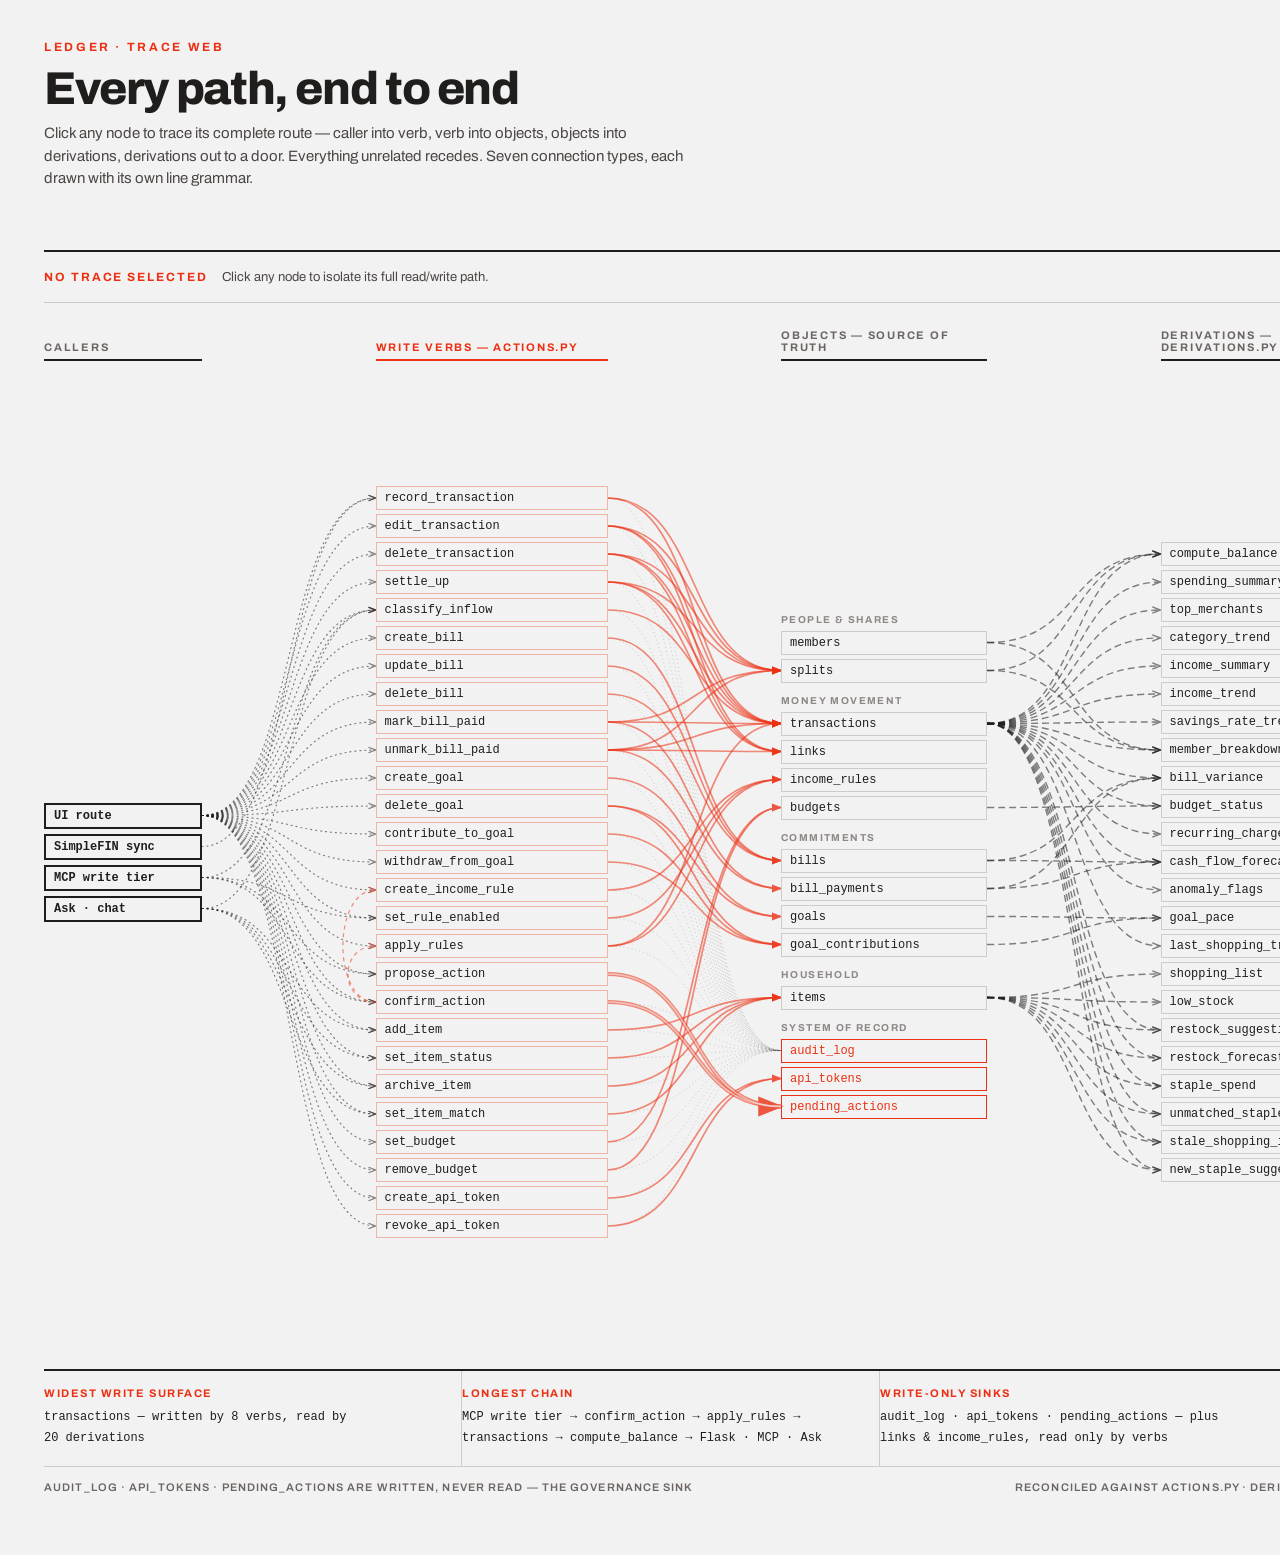
<file: docs/trace-web.html>
<!DOCTYPE html>
<html lang="en">
<head>
<meta charset="utf-8">
<meta name="viewport" content="width=device-width, initial-scale=1">
<title>Ledger · Trace Web — every path, end to end</title>
<link rel="preconnect" href="https://fonts.googleapis.com">
<link rel="preconnect" href="https://fonts.gstatic.com" crossorigin>
<link href="https://fonts.googleapis.com/css2?family=Archivo:wght@400;500;600;700;800&display=swap" rel="stylesheet">
<style>
  /* ── Modernist design-system tokens (inlined so this file is self-contained) ── */
  :root {
    --color-bg: #f3f2f2;
    --color-surface: #eae9e9;
    --color-text: #201e1d;
    --color-accent: #ec3013;
    --color-divider: #201e1d;
    --color-neutral-300: #cfcbc9;
    --color-neutral-600: #6b6663;
    --color-neutral-700: #4a4644;
    --ink: #201e1d;
    --acc: #ec3013;
    --font-body: 'Archivo', system-ui, sans-serif;
    --font-heading: 'Archivo', system-ui, sans-serif;
    --mono: ui-monospace, 'SF Mono', Menlo, monospace;
  }
  * , *::before, *::after { box-sizing: border-box; }
  html, body { margin: 0; }
  body {
    background: var(--color-bg);
    color: var(--color-text);
    font-family: var(--font-body);
    /* the diagram is a fixed-width desktop artifact: let it scroll on narrow screens */
    overflow-x: auto;
  }
  ::selection { background: #f9c6bd; }

  .btn {
    display: inline-flex; align-items: center; justify-content: center;
    cursor: pointer; font-family: var(--font-heading); font-weight: 800;
    line-height: 1.2; background: transparent;
    border: 1px solid var(--color-divider); color: var(--color-text);
    font-size: 12px; padding: 6px 14px; border-radius: 0;
  }
  .btn:hover { background: color-mix(in srgb, var(--color-text) 7%, transparent); }
  .btn:active { background: color-mix(in srgb, var(--color-text) 14%, transparent); }

  #stage {
    width: 1760px;
    background: var(--color-bg);
    color: var(--color-text);
    font-family: var(--font-body);
    padding: 40px 44px 34px;
    display: flex; flex-direction: column; gap: 0;
  }

  /* ── header ── */
  .kicker { font-size: 12px; font-weight: 700; letter-spacing: .22em; text-transform: uppercase; color: var(--acc); }
  h1.title { font-family: var(--font-heading); font-size: 46px; font-weight: 800; letter-spacing: -.03em; line-height: 1; margin: 12px 0 10px; }
  p.lede { font-size: 15px; line-height: 1.5; margin: 0; color: var(--color-neutral-700); text-wrap: pretty; }

  .legend-title { font-size: 11px; font-weight: 700; letter-spacing: .18em; text-transform: uppercase; color: var(--color-neutral-600); margin-bottom: 2px; }
  .lg-row {
    display: flex; align-items: center; gap: 9px;
    font-size: 11.5px; font-family: var(--mono); cursor: pointer; padding: 2px 0;
    color: var(--color-neutral-700);
    transition: color .12s, opacity .12s;
  }
  .lg-row.muted { color: #b3adaa; opacity: .5; }
  .lg-row svg { flex: 0 0 auto; }

  .rule { height: 2px; background: var(--color-divider); }

  /* ── status bar ── */
  .statusbar { display: flex; align-items: center; gap: 0; border-bottom: 1px solid var(--color-neutral-300); }
  .statusbar .left { flex: 1; display: flex; align-items: baseline; gap: 14px; padding: 11px 0; }
  .statusbar .right { display: flex; gap: 22px; align-items: center; padding: 11px 0; }
  #statusLabel { font-size: 12px; font-weight: 700; letter-spacing: .16em; text-transform: uppercase; color: var(--acc); }
  #statusDetail { font-size: 13px; color: var(--color-neutral-700); }
  #counts { font-size: 11.5px; font-weight: 600; letter-spacing: .1em; text-transform: uppercase; color: var(--color-neutral-600); }

  /* ── canvas ── */
  #canvas { position: relative; height: 1060px; display: flex; justify-content: space-between; align-items: stretch; padding: 22px 0 0; }
  #wires { position: absolute; inset: 0; width: 100%; height: 100%; pointer-events: none; overflow: visible; }
  .col { display: flex; flex-direction: column; position: relative; }
  .col-head {
    font-size: 11px; font-weight: 700; letter-spacing: .16em; text-transform: uppercase;
    color: var(--color-neutral-600); border-bottom: 2px solid var(--color-divider);
    padding-bottom: 6px; height: 36px; display: flex; align-items: flex-end;
  }
  .col-head.accent { color: var(--acc); border-bottom-color: var(--acc); }
  .col-body { flex: 1; display: flex; flex-direction: column; justify-content: center; }
  .node {
    font-family: var(--mono); font-size: 12px; padding: 4px 8px; cursor: pointer;
    user-select: none; white-space: nowrap; overflow: hidden; text-overflow: ellipsis;
    transition: opacity .18s, background .12s, color .12s; position: relative; z-index: 2;
  }
  .grp-head {
    font-size: 10px; font-weight: 700; letter-spacing: .14em; text-transform: uppercase;
    color: #8d8785; padding: 8px 0 2px; pointer-events: none;
  }

  /* ── detail grid ── */
  #detail { display: grid; grid-template-columns: 1fr 1fr 1fr 1fr; gap: 0; border-bottom: 1px solid var(--color-neutral-300); }
  #detail .cell { padding: 16px 56px 18px 0; border-right: 1px solid var(--color-neutral-300); }
  #detail .cell:last-child { padding: 16px 0 18px 0; border-right: 0; }
  #detail .rel { font-size: 11px; font-weight: 700; letter-spacing: .14em; text-transform: uppercase; color: var(--acc); margin-bottom: 8px; }
  #detail .items { font-family: var(--mono); font-size: 12px; line-height: 1.7; color: var(--color-text); text-wrap: pretty; }

  .footer { display: flex; justify-content: space-between; align-items: center; padding-top: 14px; font-size: 11px; font-weight: 600; letter-spacing: .1em; text-transform: uppercase; color: var(--color-neutral-600); }
</style>
</head>
<body>
<div id="stage">

  <!-- header -->
  <div style="display:flex;justify-content:space-between;align-items:flex-start;gap:56px">
    <div style="max-width:640px">
      <div class="kicker">Ledger &middot; Trace Web</div>
      <h1 class="title">Every path, end to end</h1>
      <p class="lede">Click any node to trace its complete route &mdash; caller into verb, verb into objects, objects into derivations, derivations out to a door. Everything unrelated recedes. Seven connection types, each drawn with its own line grammar.</p>
    </div>
    <div style="display:flex;flex-direction:column;gap:7px;flex:0 0 auto;padding-top:4px">
      <div class="legend-title">Line grammar &mdash; click to mute</div>
      <div class="lg-row" data-mute="call">
        <svg width="52" height="9"><line x1="1" y1="4.5" x2="41" y2="4.5" stroke="#201e1d" stroke-width="1.4" stroke-dasharray="1 4" stroke-linecap="round"></line><path d="M41,1.5 L48,4.5 L41,7.5" fill="none" stroke="#201e1d" stroke-width="1.2"></path></svg>
        <span>call &mdash; caller invokes verb</span>
      </div>
      <div class="lg-row" data-mute="write">
        <svg width="52" height="9"><line x1="1" y1="4.5" x2="41" y2="4.5" stroke="#ec3013" stroke-width="1.9"></line><path d="M41,1 L49,4.5 L41,8 Z" fill="#ec3013"></path></svg>
        <span>write &mdash; verb mutates object</span>
      </div>
      <div class="lg-row" data-mute="phase">
        <svg width="52" height="9"><line x1="1" y1="2.8" x2="43" y2="2.8" stroke="#ec3013" stroke-width="1.2"></line><line x1="1" y1="6.2" x2="43" y2="6.2" stroke="#ec3013" stroke-width="1.2"></line><path d="M43,1 L50,4.5 L43,8 Z" fill="#ec3013"></path></svg>
        <span>two-phase &mdash; propose / confirm</span>
      </div>
      <div class="lg-row" data-mute="cascade">
        <svg width="52" height="9"><line x1="1" y1="4.5" x2="41" y2="4.5" stroke="#ec3013" stroke-width="1.3" stroke-dasharray="4 4"></line><path d="M41,1.5 L48,4.5 L41,7.5" fill="none" stroke="#ec3013" stroke-width="1.3"></path></svg>
        <span>cascade &mdash; verb calls verb</span>
      </div>
      <div class="lg-row" data-mute="audit">
        <svg width="52" height="9"><line x1="1" y1="4.5" x2="47" y2="4.5" stroke="#201e1d" stroke-width="0.8" stroke-dasharray="1 3"></line></svg>
        <span>audit &mdash; attributed to log</span>
      </div>
      <div class="lg-row" data-mute="read">
        <svg width="52" height="9"><line x1="1" y1="4.5" x2="41" y2="4.5" stroke="#201e1d" stroke-width="1.5" stroke-dasharray="7 4"></line><path d="M41,1.5 L48,4.5 L41,7.5" fill="none" stroke="#201e1d" stroke-width="1.4"></path></svg>
        <span>read &mdash; derivation recomputes</span>
      </div>
      <div class="lg-row" data-mute="serve">
        <svg width="52" height="9"><line x1="1" y1="4.5" x2="42" y2="4.5" stroke="#201e1d" stroke-width="1.5" stroke-dasharray="9 3 2 3"></line><rect x="45" y="1" width="2.4" height="7" fill="#201e1d"></rect></svg>
        <span>serve &mdash; door exposes result</span>
      </div>
    </div>
  </div>

  <div class="rule" style="margin:24px 0 0"></div>

  <!-- status bar -->
  <div class="statusbar">
    <div class="left">
      <span id="statusLabel">No trace selected</span>
      <span id="statusDetail">Click any node to isolate its full read/write path.</span>
    </div>
    <div class="right">
      <span id="counts"></span>
      <button class="btn" id="clearBtn">Clear trace</button>
    </div>
  </div>

  <!-- canvas -->
  <div id="canvas">
    <svg id="wires">
      <defs>
        <marker id="mAcc" viewBox="0 0 10 10" refX="9" refY="5" markerWidth="6" markerHeight="6" orient="auto-start-reverse"><path d="M0,1 L10,5 L0,9 Z" fill="#ec3013"></path></marker>
        <marker id="mAccO" viewBox="0 0 10 10" refX="9" refY="5" markerWidth="6.5" markerHeight="6.5" orient="auto-start-reverse"><path d="M0,1.5 L9,5 L0,8.5" fill="none" stroke="#ec3013" stroke-width="1.6"></path></marker>
        <marker id="mInk" viewBox="0 0 10 10" refX="9" refY="5" markerWidth="6.5" markerHeight="6.5" orient="auto-start-reverse"><path d="M0,1.5 L9,5 L0,8.5" fill="none" stroke="#201e1d" stroke-width="1.6"></path></marker>
        <marker id="mBar" viewBox="0 0 10 10" refX="6" refY="5" markerWidth="5" markerHeight="5" orient="auto-start-reverse"><rect x="4" y="0.5" width="2.6" height="9" fill="#201e1d"></rect></marker>
      </defs>
      <g id="edges"></g>
    </svg>

    <div class="col" style="width:158px">
      <div class="col-head">Callers</div>
      <div class="col-body" id="col-callers" style="gap:5px"></div>
    </div>
    <div class="col" style="width:232px">
      <div class="col-head accent">Write verbs &mdash; actions.py</div>
      <div class="col-body" id="col-verbs" style="gap:4px"></div>
    </div>
    <div class="col" style="width:206px">
      <div class="col-head">Objects &mdash; source of truth</div>
      <div class="col-body" id="col-objects" style="gap:4px"></div>
    </div>
    <div class="col" style="width:232px">
      <div class="col-head">Derivations &mdash; derivations.py</div>
      <div class="col-body" id="col-derivs" style="gap:4px"></div>
    </div>
    <div class="col" style="width:150px">
      <div class="col-head">Doors</div>
      <div class="col-body" id="col-doors" style="gap:5px"></div>
    </div>
  </div>

  <div class="rule" style="margin-top:6px"></div>

  <!-- detail grid -->
  <div id="detail"></div>

  <!-- footer -->
  <div class="footer">
    <span>audit_log &middot; api_tokens &middot; pending_actions are written, never read &mdash; the governance sink</span>
    <span id="provenance">Reconciled against actions.py &middot; derivations.py &mdash; 27 verbs &middot; 14 tables &middot; 23 derivations &middot; schema v10</span>
  </div>
</div>

<script>
"use strict";
// ═══════════════════════════════════════════════════════════════════════════
// EDGE TABLE — grounded in the real Ledger source (actions.py / derivations.py /
// ledger_mcp.py / agent_read_tools.py / simplefin_sync.py). See docs/CORE-DESIGN.md
// for the invariants this map visualizes: one write path per verb, nothing
// derived is stored, audit_log/api_tokens/pending_actions are write-only sinks.
// Types: call | write | phase | cascade | audit | read | serve
// ───────────────────────────────────────────────────────────────────────────
const OBJ = [
  { g: 'People & shares',    items: ['members', 'splits'] },
  { g: 'Money movement',     items: ['transactions', 'links', 'income_rules', 'budgets'] },
  { g: 'Commitments',        items: ['bills', 'bill_payments', 'goals', 'goal_contributions'] },
  { g: 'Household',          items: ['items'] },
  { g: 'System of record',   items: ['audit_log', 'api_tokens', 'pending_actions'] }
];

// verb → tables it mutates (INSERT/UPDATE/DELETE), excluding audit_log (drawn
// as its own 'audit' grammar). Transitive through helpers (delete_transaction_
// graph, _record_goal_flow, _write_matches); FK cascades made explicit
// (delete_goal → goal_contributions). Verified against actions.py bodies.
const WRITES = {
  record_transaction:  ['transactions', 'splits'],                       // :234
  edit_transaction:    ['transactions', 'splits', 'links'],              // :319 (severs a settles link)
  delete_transaction:  ['transactions', 'splits', 'links'],              // :379 (delete_transaction_graph)
  settle_up:           ['transactions', 'splits', 'links'],              // :399 (writes 'settles' links)
  classify_inflow:     ['transactions'],                                 // :775 (sets income_type)
  create_bill:         ['bills'],                                        // :567
  update_bill:         ['bills'],                                        // :604
  delete_bill:         ['bills'],                                        // :645 (soft delete; payments untouched)
  mark_bill_paid:      ['transactions', 'splits', 'bill_payments'],      // :482
  unmark_bill_paid:    ['transactions', 'splits', 'links', 'bill_payments'], // :541 (graph + payment)
  create_goal:         ['goals'],                                        // :668
  delete_goal:         ['goals', 'goal_contributions'],                  // :703 (contributions cascade)
  contribute_to_goal:  ['goal_contributions'],                           // :752 (no transaction row)
  withdraw_from_goal:  ['goal_contributions'],                           // :758
  create_income_rule:  ['income_rules'],                                 // :899
  set_rule_enabled:    ['income_rules'],                                 // :925
  apply_rules:         ['transactions', 'income_rules'],                 // :1046 (classifies + hit_count)
  propose_action:      ['pending_actions'],                              // :1122 (no audit — nothing executed)
  confirm_action:      ['pending_actions'],                              // :1177 (claims the row; dispatches)
  add_item:            ['items'],                                        // :1324
  set_item_status:     ['items'],                                        // :1359
  archive_item:        ['items'],                                        // :1388
  set_item_match:      ['items'],                                        // :1467 (sets restock_match)
  set_budget:          ['budgets'],                                      // :1409
  remove_budget:       ['budgets'],                                      // :1446
  create_api_token:    ['api_tokens'],                                   // :1243
  revoke_api_token:    ['api_tokens']                                    // :1279
};
// the two verbs whose object-writes are the two-phase choreography
const PHASE = { propose_action: ['pending_actions'], confirm_action: ['pending_actions'] };
// propose_action is the one verb that writes no audit row (nothing executed yet)
const NO_AUDIT = new Set(['propose_action']);

// table → derivations that read it (SELECT / JOIN), transitive through helper
// derivations. From derivations.py; note links & income_rules are consumed at
// WRITE time (by verbs), never by a derivation — so neither appears here.
const READS = {
  transactions:       ['compute_balance', 'spending_summary', 'top_merchants', 'category_trend', 'income_summary', 'income_trend', 'savings_rate_trend', 'member_breakdown', 'bill_variance', 'budget_status', 'recurring_charges', 'cash_flow_forecast', 'anomaly_flags', 'last_shopping_trip', 'restock_suggestions', 'restock_forecast', 'staple_spend', 'unmatched_staples', 'stale_shopping_items', 'new_staple_suggestions'],
  splits:             ['compute_balance', 'member_breakdown'],
  members:            ['compute_balance', 'member_breakdown'],
  budgets:            ['budget_status'],
  bills:              ['bill_variance', 'cash_flow_forecast'],
  bill_payments:      ['bill_variance', 'cash_flow_forecast'],
  goals:              ['goal_pace'],
  goal_contributions: ['goal_pace'],
  items:              ['shopping_list', 'low_stock', 'restock_suggestions', 'restock_forecast', 'staple_spend', 'unmatched_staples', 'stale_shopping_items', 'new_staple_suggestions']
};

// 23 public read-time derivations in derivations.py
const DERIVS = ['compute_balance', 'spending_summary', 'top_merchants', 'category_trend', 'income_summary', 'income_trend', 'savings_rate_trend', 'member_breakdown', 'bill_variance', 'budget_status', 'recurring_charges', 'cash_flow_forecast', 'anomaly_flags', 'goal_pace', 'last_shopping_trip', 'shopping_list', 'low_stock', 'restock_suggestions', 'restock_forecast', 'staple_spend', 'unmatched_staples', 'stale_shopping_items', 'new_staple_suggestions'];

// door → derivations it exposes. All three doors surface the full read layer:
// MCP (20 read tools) and Ask both bottom out in the same Flask read endpoints,
// so coverage is identical — "one shared read layer, three doors."
const DOORS = [
  { id: 'Flask JSON API', serves: DERIVS.slice() },
  { id: 'MCP read tier', serves: DERIVS.slice() },
  { id: 'Ask · chat', serves: DERIVS.slice() }
];

const ALL_VERBS = Object.keys(WRITES);

// caller → verbs it can invoke (grounded in app.py routes / simplefin_sync.py /
// ledger_mcp.py write tools / agent_write_tools.py)
const CALLERS = [
  { id: 'UI route', calls: ALL_VERBS.slice() },                                        // every verb has a Flask route
  { id: 'SimpleFIN sync', calls: ['record_transaction'] },                             // rules match inside the verb
  { id: 'MCP write tier', calls: ['classify_inflow', 'set_rule_enabled', 'propose_action', 'confirm_action'] },
  { id: 'Ask · chat', calls: ['classify_inflow', 'add_item', 'set_item_status', 'archive_item', 'set_item_match'] }
];

// verb → verb internal dispatch. confirm_action (the two-phase executor) is the
// ONLY verb that calls other verbs; the money verbs inline their own SQL.
const CASCADE = [
  ['confirm_action', 'create_income_rule'],   // actions.py:1221
  ['confirm_action', 'apply_rules']           // actions.py:1226
];

// ── edge styles (line grammar) ──
const INK = '#201e1d', ACC = '#ec3013', BG = '#f3f2f2';
const STYLE = {
  call:    { stroke: INK, w: 1.2, dash: '1 4',     cap: 'round', marker: 'url(#mInk)',  z: 1 },
  audit:   { stroke: INK, w: 0.7, dash: '1 3',     cap: 'butt',  marker: 'none',        z: 0 },
  serve:   { stroke: INK, w: 1.4, dash: '9 3 2 3', cap: 'butt',  marker: 'url(#mBar)',  z: 2 },
  read:    { stroke: INK, w: 1.4, dash: '7 4',     cap: 'butt',  marker: 'url(#mInk)',  z: 3 },
  cascade: { stroke: ACC, w: 1.2, dash: '4 4',     cap: 'butt',  marker: 'url(#mAccO)', z: 4 },
  write:   { stroke: ACC, w: 1.7, dash: 'none',    cap: 'butt',  marker: 'url(#mAcc)',  z: 5 },
  phase:   { stroke: ACC, w: 4.2, dash: 'none',    cap: 'butt',  marker: 'url(#mAcc)',  z: 6 },
  phaseIn: { stroke: BG,  w: 1.6, dash: 'none',    cap: 'butt',  marker: 'none',        z: 7 }
};

// ── build the edge list ──
function buildEdges() {
  const E = [];
  CALLERS.forEach(c => c.calls.forEach(v => E.push({ t: 'call', a: 'c:' + c.id, b: 'v:' + v })));
  Object.entries(WRITES).forEach(([v, os]) => os.forEach(o => {
    const isPhase = (PHASE[v] || []).includes(o);
    E.push({ t: isPhase ? 'phase' : 'write', a: 'v:' + v, b: 'o:' + o });
  }));
  ALL_VERBS.forEach(v => { if (!NO_AUDIT.has(v)) E.push({ t: 'audit', a: 'v:' + v, b: 'o:audit_log' }); });
  Object.entries(READS).forEach(([o, ds]) => ds.forEach(d => E.push({ t: 'read', a: 'o:' + o, b: 'd:' + d })));
  DOORS.forEach(dr => dr.serves.forEach(d => E.push({ t: 'serve', a: 'd:' + d, b: 's:' + dr.id })));
  CASCADE.forEach(([a, b]) => E.push({ t: 'cascade', a: 'v:' + a, b: 'v:' + b, loop: true }));
  return E;
}
const EDGES = buildEdges();

// adjacency for reachability
const FWD = {}, BACK = {};
EDGES.forEach((e, i) => { e._i = i; (FWD[e.a] = FWD[e.a] || []).push(e); (BACK[e.b] = BACK[e.b] || []).push(e); });

function reach(start) {
  const nodes = new Set([start]), eIdx = new Set();
  const walk = (id, map, key) => {
    (map[id] || []).forEach(e => {
      if (eIdx.has(e._i)) return;
      eIdx.add(e._i);
      const nxt = e[key];
      if (!nodes.has(nxt)) { nodes.add(nxt); walk(nxt, map, key); }
    });
  };
  walk(start, FWD, 'b');
  walk(start, BACK, 'a');
  return { nodes, eIdx };
}

const KIND = { c: 'Caller', v: 'Write verb', o: 'Object', d: 'Derivation', s: 'Door' };
const label = id => id.slice(2);
const SVGNS = 'http://www.w3.org/2000/svg';
const NODE_COUNT = CALLERS.length + ALL_VERBS.length +
  OBJ.reduce((n, g) => n + g.items.length, 0) + DERIVS.length + DOORS.length;

// ═══════════════════════════════════════════════════════════════════════════
// State + DOM
// ═══════════════════════════════════════════════════════════════════════════
let sel = null;
const muted = {};
const nodeEls = {};   // id → element

const $ = id => document.getElementById(id);
const canvas = $('canvas');
const edgesG = $('edges');

// ── build node columns once ──
function nodeEl(id, lbl) {
  const el = document.createElement('div');
  el.className = 'node';
  el.dataset.nid = id;
  el.textContent = lbl;
  el.addEventListener('click', ev => { ev.stopPropagation(); pick(id); });
  nodeEls[id] = el;
  return el;
}

function buildColumns() {
  CALLERS.forEach(c => $('col-callers').appendChild(nodeEl('c:' + c.id, c.id)));
  ALL_VERBS.forEach(v => $('col-verbs').appendChild(nodeEl('v:' + v, v)));
  OBJ.forEach(grp => {
    const h = document.createElement('div');
    h.className = 'grp-head';
    h.textContent = grp.g;
    $('col-objects').appendChild(h);
    grp.items.forEach(o => $('col-objects').appendChild(nodeEl('o:' + o, o)));
  });
  DERIVS.forEach(d => $('col-derivs').appendChild(nodeEl('d:' + d, d)));
  DOORS.forEach(dr => $('col-doors').appendChild(nodeEl('s:' + dr.id, dr.id)));
}

// ── node styling per render ──
function styleNode(id, active) {
  const el = nodeEls[id];
  const kind = id[0];
  const on = !active || active.nodes.has(id);
  const isSel = sel === id;
  let bg = 'transparent', col = INK, bd = '1px solid #cfcbc9', fw = 500;
  if (kind === 'c' || kind === 's') { bd = '2px solid ' + INK; fw = 700; }        // caller / door endpoints
  else if (kind === 'v') { bd = '1px solid #f0b3a7'; }                             // verbs
  else if (kind === 'o' && SINKS.has(id)) { bd = '1px solid ' + ACC; col = ACC; } // write-only sinks
  if (isSel) { bg = ACC; col = '#fff'; bd = '2px solid ' + ACC; fw = 700; }
  else if (on && active) { bg = '#fbe4df'; bd = '1px solid ' + ACC; }
  el.style.background = bg;
  el.style.color = col;
  el.style.border = bd;
  el.style.fontWeight = fw;
  el.style.opacity = on ? 1 : 0.22;
}
const SINKS = new Set(['o:audit_log', 'o:api_tokens', 'o:pending_actions']);

// ── geometry: measure node rects relative to the canvas ──
function measure() {
  const cb = canvas.getBoundingClientRect();
  const geo = {};
  Object.entries(nodeEls).forEach(([id, el]) => {
    const r = el.getBoundingClientRect();
    geo[id] = { x1: r.left - cb.left, x2: r.right - cb.left, cy: r.top - cb.top + r.height / 2 };
  });
  return geo;
}

// ═══════════════════════════════════════════════════════════════════════════
// Render
// ═══════════════════════════════════════════════════════════════════════════
const CURVE = 0.5, DIM = 0.07, SHOW_AUDIT = true;

function render() {
  const active = sel ? reach(sel) : null;

  // nodes
  Object.keys(nodeEls).forEach(id => styleNode(id, active));

  // edges (measure after node styles are set — sizing is stable)
  const geo = measure();
  const out = [];
  EDGES.forEach((e, i) => {
    const A = geo[e.a], B = geo[e.b];
    if (!A || !B) return;
    if (e.t === 'audit' && !SHOW_AUDIT) return;
    if (muted[e.t]) return;
    let d;
    if (e.loop) {
      const x = Math.min(A.x1, B.x1), b1 = x - 30 - Math.abs(A.cy - B.cy) * 0.12;
      d = 'M' + A.x1 + ',' + A.cy + ' C' + b1 + ',' + A.cy + ' ' + b1 + ',' + B.cy + ' ' + B.x1 + ',' + B.cy;
    } else {
      const dx = Math.max(30, (B.x1 - A.x2) * (0.25 + CURVE * 0.6));
      d = 'M' + A.x2 + ',' + A.cy + ' C' + (A.x2 + dx) + ',' + A.cy + ' ' + (B.x1 - dx) + ',' + B.cy + ' ' + B.x1 + ',' + B.cy;
    }
    const on = !active || active.eIdx.has(i);
    const push = key => {
      const s = STYLE[key];
      out.push({ d, stroke: s.stroke, w: s.w, dash: s.dash, cap: s.cap, marker: s.marker, z: s.z,
        o: on ? (active ? 1 : (e.t === 'audit' ? 0.28 : 0.55)) : DIM });
    };
    push(e.t);
    if (e.t === 'phase') push('phaseIn');
  });
  out.sort((a, b) => a.z - b.z);

  edgesG.textContent = '';
  const frag = document.createDocumentFragment();
  out.forEach(p => {
    const path = document.createElementNS(SVGNS, 'path');
    path.setAttribute('d', p.d);
    path.setAttribute('fill', 'none');
    path.setAttribute('stroke', p.stroke);
    path.setAttribute('stroke-width', p.w);
    path.setAttribute('stroke-dasharray', p.dash);
    path.setAttribute('stroke-linecap', p.cap);
    if (p.marker !== 'none') path.setAttribute('marker-end', p.marker);
    path.setAttribute('opacity', p.o);
    frag.appendChild(path);
  });
  edgesG.appendChild(frag);

  // status + counts + detail
  renderReadout(active, out.length);
}

function renderReadout(active, shown) {
  const join = a => (a.length ? a.join('   ·   ') : '—');
  const cellCls = 'cell';
  let rows, statusLabel, statusDetail;

  if (sel) {
    const up = {}, down = {};
    (BACK[sel] || []).forEach(e => (up[e.t] = up[e.t] || []).push(label(e.a)));
    (FWD[sel] || []).forEach(e => (down[e.t] = down[e.t] || []).push(label(e.b)));
    const flat = o => Object.entries(o).map(([t, v]) => t + ': ' + v.join(', '));
    statusLabel = KIND[sel[0]];
    statusDetail = label(sel) + ' — ' + (active.nodes.size - 1) + ' connected nodes across ' + active.eIdx.size + ' edges';
    rows = [
      { rel: 'Direct upstream', items: join(flat(up)) },
      { rel: 'Direct downstream', items: join(flat(down)) },
      { rel: 'Objects on this path', items: join([...active.nodes].filter(n => n[0] === 'o').map(label)) },
      { rel: 'Doors reached', items: join([...active.nodes].filter(n => n[0] === 's').map(label)) }
    ];
  } else {
    statusLabel = 'No trace selected';
    statusDetail = 'Click any node to isolate its full read/write path.';
    rows = [
      { rel: 'Widest write surface', items: 'transactions — written by 8 verbs, read by 20 derivations' },
      { rel: 'Longest chain', items: 'MCP write tier → confirm_action → apply_rules → transactions → compute_balance → Flask · MCP · Ask' },
      { rel: 'Write-only sinks', items: 'audit_log   ·   api_tokens   ·   pending_actions   —   plus links & income_rules, read only by verbs' },
      { rel: 'Read-only inputs', items: 'members — the one governed table with no write verb' }
    ];
  }

  $('statusLabel').textContent = statusLabel;
  $('statusDetail').textContent = statusDetail;
  $('counts').textContent = NODE_COUNT + ' nodes  ·  ' + shown + ' edges drawn';

  const detail = $('detail');
  detail.textContent = '';
  rows.forEach(r => {
    const cell = document.createElement('div');
    cell.className = cellCls;
    const rel = document.createElement('div');
    rel.className = 'rel';
    rel.textContent = r.rel;
    const items = document.createElement('div');
    items.className = 'items';
    items.textContent = r.items;
    cell.appendChild(rel);
    cell.appendChild(items);
    detail.appendChild(cell);
  });
}

// ═══════════════════════════════════════════════════════════════════════════
// Interaction
// ═══════════════════════════════════════════════════════════════════════════
function pick(id) { sel = (sel === id ? null : id); render(); }
function reset() { if (sel !== null) { sel = null; render(); } }

function initLegend() {
  document.querySelectorAll('.lg-row').forEach(row => {
    const t = row.dataset.mute;
    row.addEventListener('click', ev => {
      ev.stopPropagation();
      muted[t] = !muted[t];
      row.classList.toggle('muted', !!muted[t]);
      render();
    });
  });
}

// ── boot ──
buildColumns();
initLegend();
$('clearBtn').addEventListener('click', ev => { ev.stopPropagation(); reset(); });
canvas.addEventListener('click', reset);

// fonts can shift metrics; re-measure once they load and on resize
render();
if (document.fonts && document.fonts.ready) document.fonts.ready.then(render);
window.addEventListener('resize', render);
new ResizeObserver(render).observe(canvas);
window.addEventListener('load', render);
</script>
</body>
</html>
</file>
